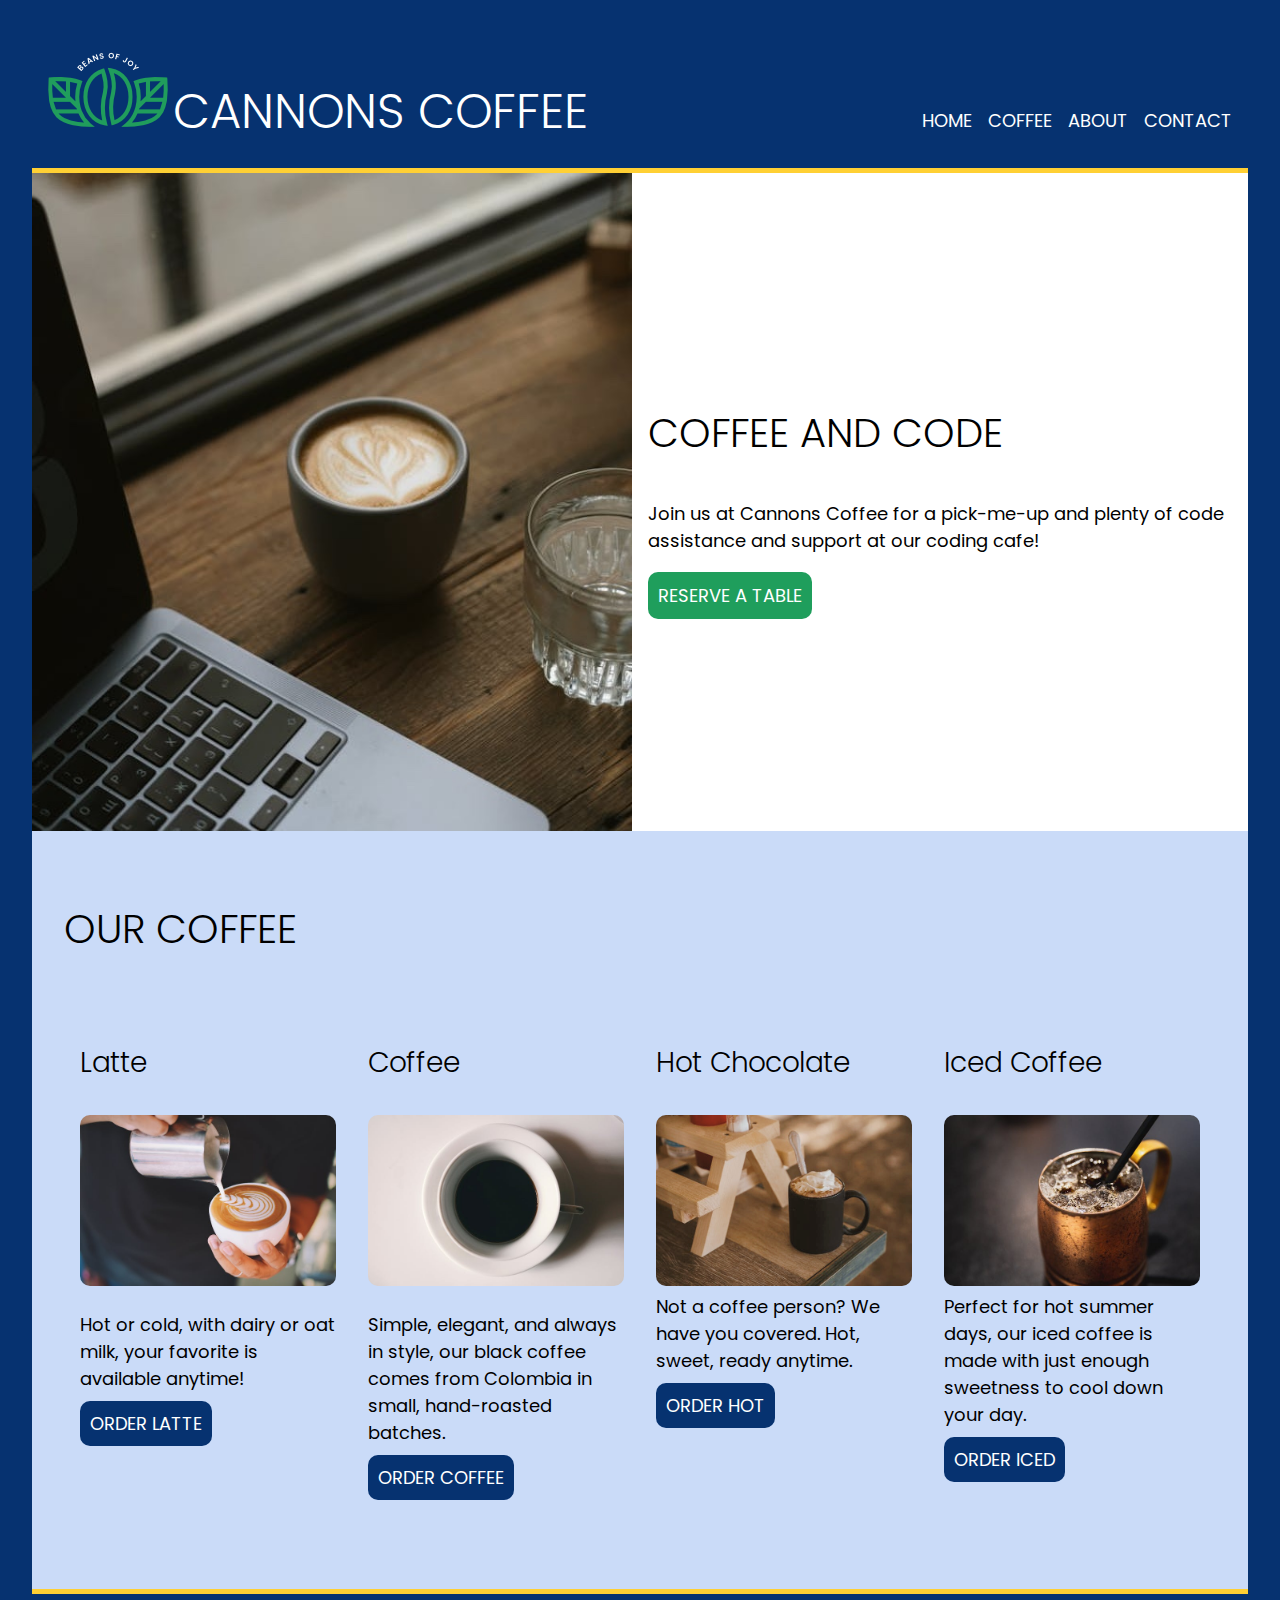
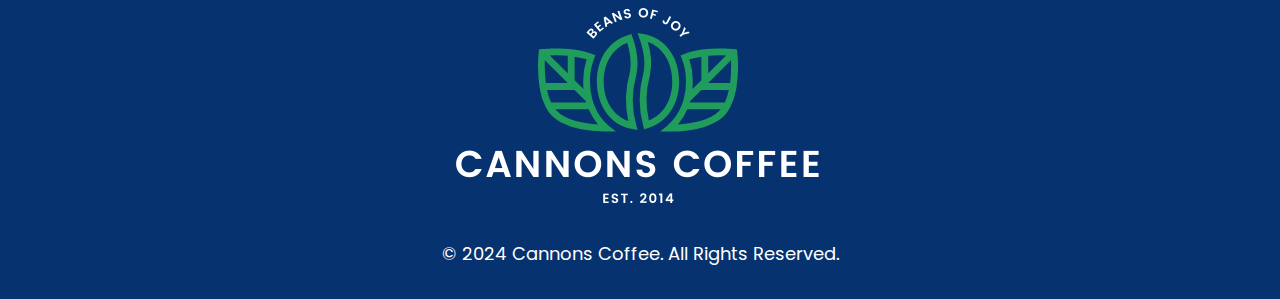
<file: index.html>
<!DOCTYPE html>
<html lang="en">

<head>
    <meta charset="UTF-8">
    <meta name="viewport" content="width=device-width, initial-scale=1.0">
    <title>Document</title>
    <link rel="stylesheet" href="css/styles.css">
</head>

<body>
    <header>
        <div class="logo">
            <img src="images/cannons-coffee-logo.webp" alt="Cannons Coffee, Beans of Joy! Est. 2014" />

            <h1>Cannons Coffee</h1>
        </div>
        <nav>
            <ul>
                <li><a href="index.html" target="_blank">Home</a></li>
                <li><a href="latte.html" target="_blank">Coffee</a></li>
                <li><a href="about.html" target="_blank">About</a>
                </li>
                <li><a href="mailto:mimiren015@gmail.com">Contact</a></li>
            </ul>
        </nav>
    </header>
    <main>
        <div class="hero">
            <img src="images/coffee-computer.jpg" alt="Laptop with a cup of coffee and a glass of water" />
            <div class="hero_content">
                <h2>Coffee and Code</h2>
                <p>Join us at Cannons Coffee for a pick-me-up and plenty of code assistance and support at our coding
                    cafe!
                </p>
                <p><a href="https://order.toasttab.com/online/shoreline" target="_blank"
                        class="button greenbutton">Reserve a table</a></p>
            </div>
        </div>

        <div class="wrapper">

            <h2 class="our_coffee">Our Coffee</h2>
            <div class="card card1">
                <h3>Latte</h3>
                <img src="images/latte.jpg" alt="Latte in a cup" />
                <p>Hot or cold, with dairy or oat milk, your favorite is available anytime!</p>

                <p><a href="https://www.willoughbyscoffee.com/FLV.html" target="_blank" class="button button1">Order
                        Latte</a></p>
            </div>

            <div class="card card2">
                <h3>Coffee</h3>
                <img src="images/coffee.jpg" alt="Coffee in a cup" />
                <p>Simple, elegant, and always in style, our black coffee comes from Colombia in small, hand-roasted
                    batches.</p>
                <p>
                    <a href="https://www.willoughbyscoffee.com/COF.html" target="_blank" class="button button2">Order
                        Coffee</a>
                </p>
            </div>

            <div class="card card3">
                <h3>Hot Chocolate</h3>
                <img src="images/hotchoc.jpg" alt="Hot Chocolate in a cup with whipped cream" />
                Not a coffee person? We have you covered. Hot, sweet, ready anytime.
                <p>
                    <a href="https://www.bellascafect.com/" target="_blank" class="button button3">Order Hot</a>
                </p>
            </div>

            <div class="card card4">
                <h3>Iced Coffee</h3>
                <img src="images/iced.jpg" alt="Iced coffee in a mug with a straw" />
                Perfect for hot summer days, our iced coffee is made with just enough sweetness to cool down your day.
                <p>
                    <a href="https://www.willoughbyscoffee.com/SERIOUS.html" target="_blank"
                        class="button button4">Order
                        Iced</a>
                </p>
            </div>
        </div>
    </main>
    <footer>
        <img src="images/logo-footer.webp" alt="Cannons Coffee, Beans of Joy! Est. 2014" />
        <p>&copy; 2024 Cannons Coffee. All Rights Reserved.</p>
    </footer>
</body>

</html>
</file>
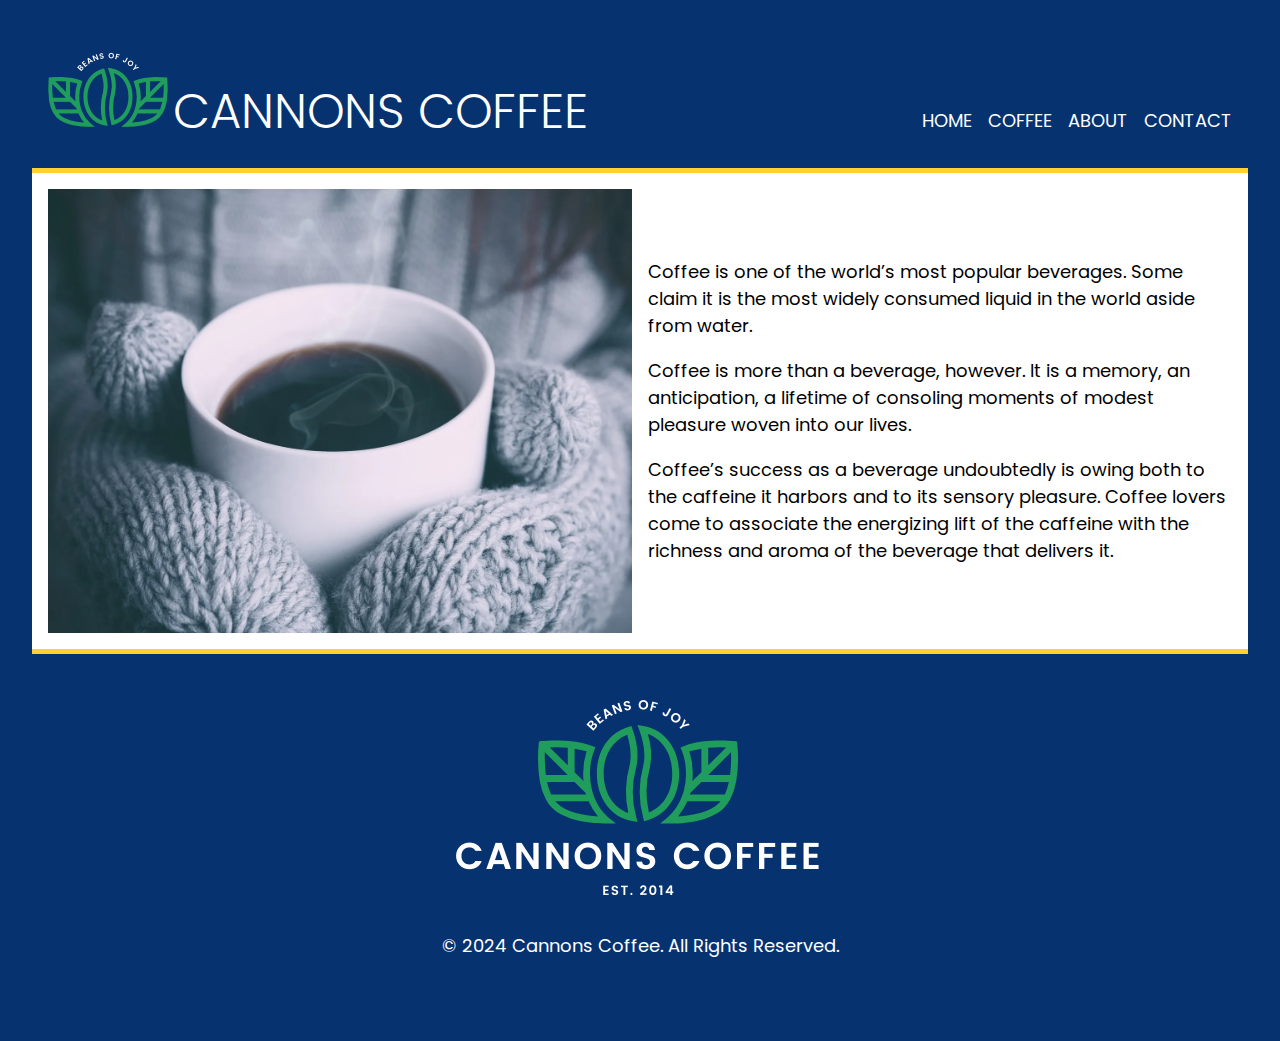
<file: about.html>
<!DOCTYPE html>
<html lang="en">

<head>
    <meta charset="UTF-8">
    <meta name="viewport" content="width=device-width, initial-scale=1.0">
    <title>Document</title>
    <link rel="stylesheet" href="css/about.css">
</head>

<body>
    <header>
        <div class="logo">
            <img src="images/cannons-coffee-logo.webp" alt="Cannons Coffee, Beans of Joy! Est. 2014" />

            <h1>Cannons Coffee</h1>
        </div>
        <nav>
            <ul>
                <li><a href="index.html" target="_blank">Home</a></li>
                <li><a href="latte.html" target="_blank">Coffee</a></li>
                <li><a href="https://www.shorelinediner.com/new-index?gad_source=1&gad_campaignid=22168596120&gbraid=0AAAAA-t9Cm4d45bIBqNheK82RifVzPUKg&gclid=Cj0KCQjw-NfDBhDyARIsAD-ILeBWloeR9WZIKfxgLCOVvNN818nmsNsHc6z6tnP1MmBYKt0gbGsFC5IaAt-bEALw_wcB"
                        target="_blank">About</a></li>
                <li><a href="mailto:mimiren015@gmail.com" target="_blank">Contact</a></li>
            </ul>
        </nav>
    </header>
    <main>
        <div class="hero"><img src="images/0_kKomnQGQVA-WpnQw.webp" alt="Coffee with gloves" />
            <div class="card1">
                <p>Coffee is one of the world’s most popular beverages. Some claim it is the most widely consumed liquid
                    in
                    the world aside
                    from water.</p>

                <p>Coffee is more than a beverage, however. It is a memory, an anticipation, a lifetime of consoling
                    moments
                    of modest
                    pleasure woven into our lives.</p>

                <p>Coffee’s success as a beverage undoubtedly is owing both to the caffeine it harbors and to its
                    sensory
                    pleasure. Coffee
                    lovers come to associate the energizing lift of the caffeine with the richness and aroma of the
                    beverage
                    that delivers it.</p>
            </div>
        </div>
    </main>
    <footer>
        <img src="images/logo-footer.webp" alt="Cannons Coffee, Beans of Joy! Est. 2014" />
        <p>&copy; 2024 Cannons Coffee. All Rights Reserved.</p>
    </footer>
</body>

</html>
</file>
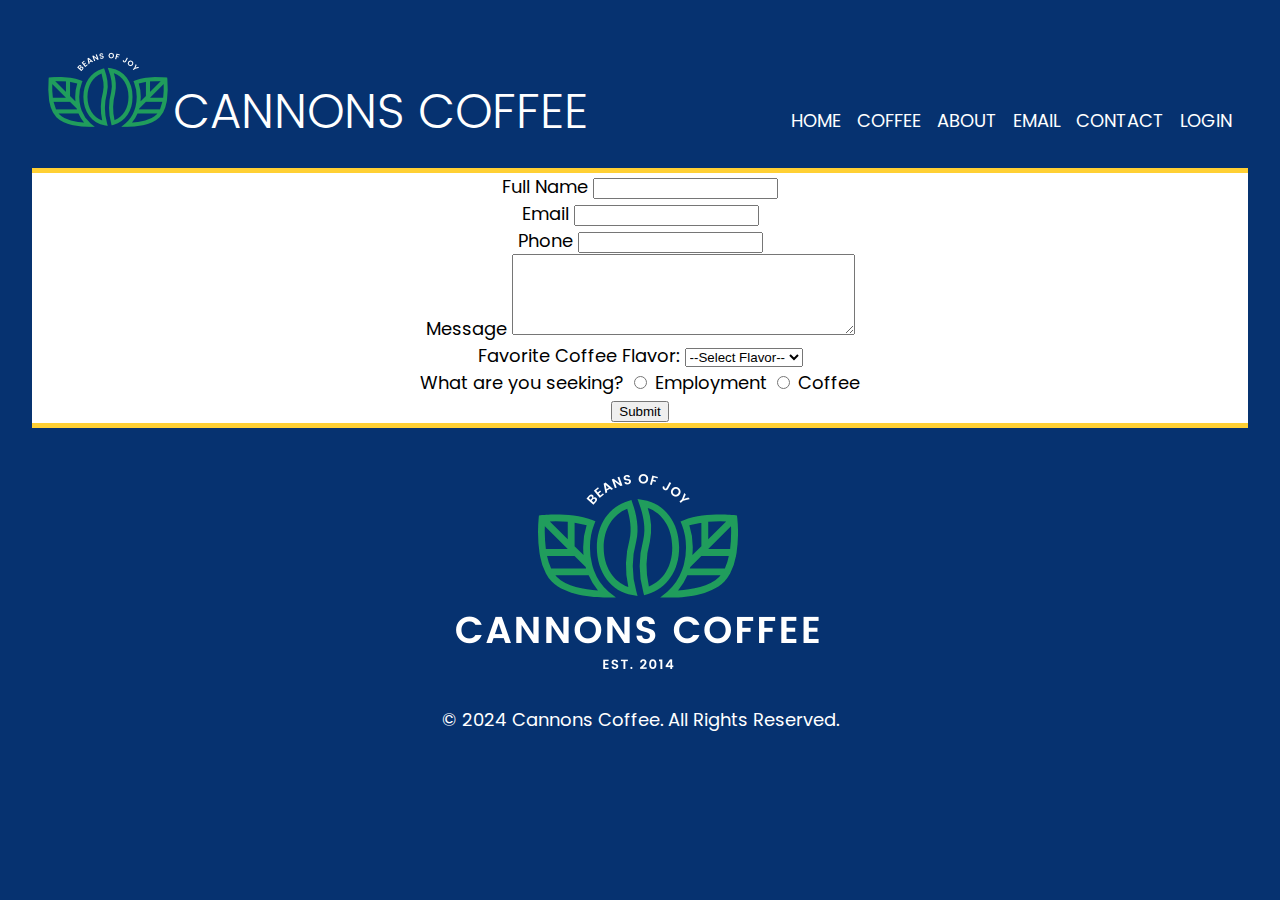
<file: contact.html>
<!DOCTYPE html>
<html lang="en">

<head>
    <meta charset="UTF-8">
    <meta name="viewport" content="width=device-width, initial-scale=1.0">
    <title>Document</title>
    <link rel="stylesheet" href="css/latte.css">
</head>

<body>

    <header>
        <div class="logo">
            <img src="images/cannons-coffee-logo.webp" alt="Cannons Coffee, Beans of Joy! Est. 2014" />

            <h1>Cannons Coffee</h1>
        </div>
        <nav>
            <ul>
                <li><a href="index.html" target="_blank">Home</a></li>
                <li><a href="latte.html" target="_blank">Coffee</a></li>
                <li><a href="https://www.shorelinediner.com/new-index?gad_source=1&gad_campaignid=22168596120&gbraid=0AAAAA-t9Cm4d45bIBqNheK82RifVzPUKg&gclid=Cj0KCQjw-NfDBhDyARIsAD-ILeBWloeR9WZIKfxgLCOVvNN818nmsNsHc6z6tnP1MmBYKt0gbGsFC5IaAt-bEALw_wcB"
                        target="_blank">About</a></li>
                <li><a href="mailto:mimiren015@gmail.com" target="_blank">Email</a></li>
                <li><a href="contact.html">Contact</a></li>
                <li><a href="login.html">Login</a></li>
            </ul>
        </nav>
    </header>
    <main>
        <div class="form-container">
            <form>
                <label for="name">Full Name</label>
                <input type="text" id="name" name="name">
                <br>
                <label for="email">Email</label>
                <input type="email" id="email" name="email">
                <br>
                <label for="phone">Phone</label>
                <input type="tel" id="phone" name="phone">
                <br>
                <label for="msg">Message</label>
                <textarea id="msg" name="msg" rows="5" cols="40"></textarea>
                <br>
                <label for="select">Favorite Coffee Flavor:</label>
                <select name="select" id="select">
                    <option value="favColor">--Select Flavor--</option>
                    <option value="vanilla">Vanilla</option>
                    <option value="columbia">Columbia</option>
                    <option value="caramel">Caramel</option>
                </select>
                <br>
                <label for="radio">What are you seeking?</label>
                <input type="radio" id="employment" name="radio" value="employment">
                <label for="employment">Employment</label>
                <input type="radio" id="coffee" name="radio" value="coffee">
                <label for="coffee">Coffee</label>
                <br>
                <button type="submit">Submit</button>
            </form>
        </div>
        <div class="container"></div>
    </main>
    <footer>
        <img src="images/logo-footer.webp" alt="Cannons Coffee, Beans of Joy! Est. 2014" />
        <p>&copy; 2024 Cannons Coffee. All Rights Reserved.</p>
    </footer>

    <script src="js/custom-contact.js"></script>
</body>

</html>
</file>
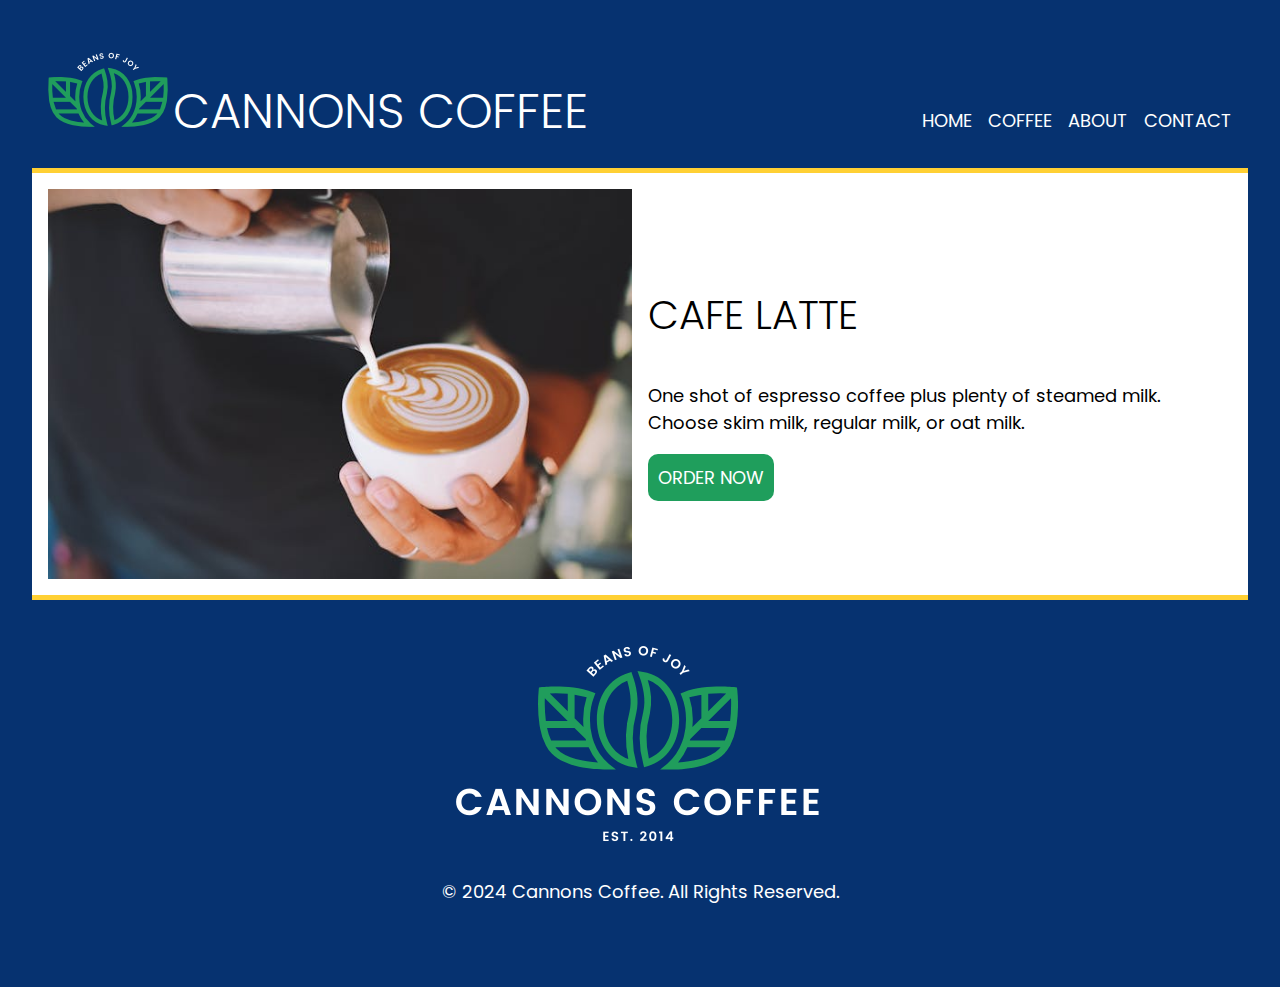
<file: latte.html>
<!DOCTYPE html>
<html lang="en">

<head>
    <meta charset="UTF-8">
    <meta name="viewport" content="width=device-width, initial-scale=1.0">
    <title>Document</title>
    <link rel="stylesheet" href="css/latte.css">
</head>

<body>
    <header>
        <div class="logo">
            <img src="images/cannons-coffee-logo.webp" alt="Cannons Coffee, Beans of Joy! Est. 2014" />

            <h1>Cannons Coffee</h1>
        </div>
        <nav>
            <ul>
                <li><a href="index.html" target="_blank">Home</a></li>
                <li><a href="latte.html" target="_blank">Coffee</a></li>
                <li><a href="https://www.shorelinediner.com/new-index?gad_source=1&gad_campaignid=22168596120&gbraid=0AAAAA-t9Cm4d45bIBqNheK82RifVzPUKg&gclid=Cj0KCQjw-NfDBhDyARIsAD-ILeBWloeR9WZIKfxgLCOVvNN818nmsNsHc6z6tnP1MmBYKt0gbGsFC5IaAt-bEALw_wcB"
                        target="_blank">About</a></li>
                <li><a href="mailto:mimiren015@gmail.com" target="_blank">Contact</a></li>
            </ul>
        </nav>
    </header>
    <main>
        <div class="hero">
            <img src="images/latte.jpg" alt="Coffee in a cup" />
            <div class="card1">
                <h2>Cafe Latte</h2>
                <p>One shot of espresso coffee plus plenty of steamed milk. Choose skim milk, regular milk, or oat milk.
                </p>
                <p><a href="https://order.toasttab.com/online/shoreline" target="_blank" class="greenbutton">Order
                        Now</a></p>
            </div>
        </div>
    </main>
    <footer>
        <img src="images/logo-footer.webp" alt="Cannons Coffee, Beans of Joy! Est. 2014" />
        <p>&copy; 2024 Cannons Coffee. All Rights Reserved.</p>
    </footer>
</body>

</html>
</file>
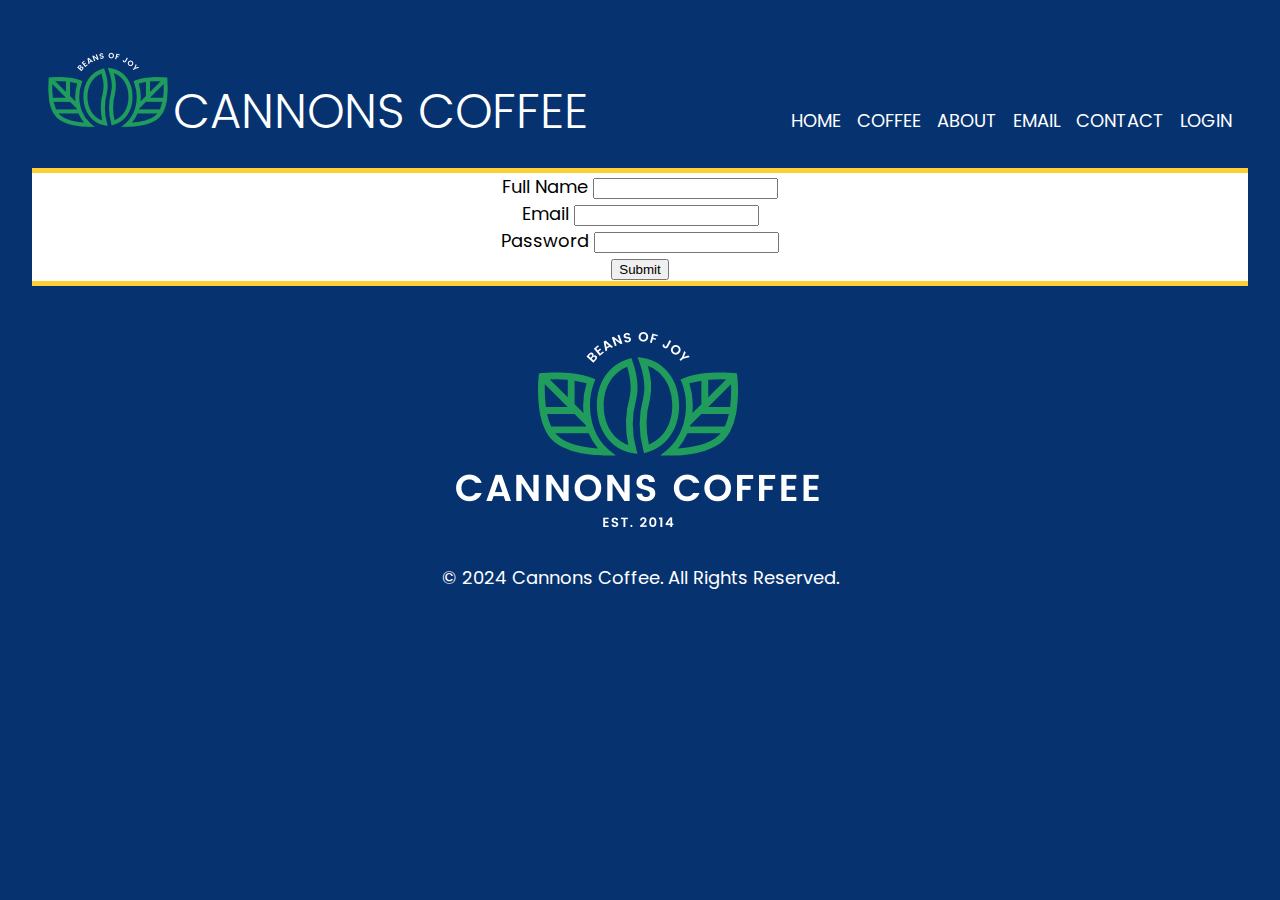
<file: login.html>
<!DOCTYPE html>
<html lang="en">

<head>
    <meta charset="UTF-8">
    <meta name="viewport" content="width=device-width, initial-scale=1.0">
    <title>Document</title>
    <link rel="stylesheet" href="css/latte.css">
</head>

<body>

    <header>
        <div class="logo">
            <img src="images/cannons-coffee-logo.webp" alt="Cannons Coffee, Beans of Joy! Est. 2014" />

            <h1>Cannons Coffee</h1>
        </div>
        <nav>
            <ul>
                <li><a href="index.html" target="_blank">Home</a></li>
                <li><a href="latte.html" target="_blank">Coffee</a></li>
                <li><a href="https://www.shorelinediner.com/new-index?gad_source=1&gad_campaignid=22168596120&gbraid=0AAAAA-t9Cm4d45bIBqNheK82RifVzPUKg&gclid=Cj0KCQjw-NfDBhDyARIsAD-ILeBWloeR9WZIKfxgLCOVvNN818nmsNsHc6z6tnP1MmBYKt0gbGsFC5IaAt-bEALw_wcB"
                        target="_blank">About</a></li>
                <li><a href="mailto:mimiren015@gmail.com" target="_blank">Email</a></li>
                <li><a href="contact.html">Contact</a></li>
                <li><a href="login.html">Login</a></li>
            </ul>
        </nav>
    </header>
    <main>
        <div class="form-container">
            <form>
                <label for="name">Full Name</label>
                <input type="text" id="name" name="name">
                <br>
                <label for="email">Email</label>
                <input type="email" id="email" name="email">
                <br>
                <label for="pwd">Password</label>
                <input type="password" id="pwd" name="pwd">
                <br>
                <button type="submit">Submit</button>
            </form>
        </div>
        <div class="container"></div>
    </main>
    <footer>
        <img src="images/logo-footer.webp" alt="Cannons Coffee, Beans of Joy! Est. 2014" />
        <p>&copy; 2024 Cannons Coffee. All Rights Reserved.</p>
    </footer>
    <script src="js/custom-login.js"></script>
</body>

</html>
</file>
<file: css/styles.css>
@import url("https://fonts.googleapis.com/css2?family=Poppins:ital,wght@0,100;0,200;0,300;0,400;0,500;0,600;0,700;0,800;0,900;1,100;1,200;1,300;1,400;1,500;1,600;1,700;1,800;1,900&display=swap");

:root {
  --primary-white: #ffffff;
  --secondary-navy: #063270;
  --font-family: Poppins;
}

/* BASIC FORMATTING */
html {
  box-sizing: border-box;
}
*,
*:before,
*:after {
  box-sizing: inherit;
}

img {
  max-width: 100%;
}

body {
  font-family: var(--font-family);
  font-size: 1.125rem;
  color: black;
  background-color: var(--secondary-navy);
  margin: 0;
  padding: 0;
  line-height: 1.5;
}

header {
  color: white;
  text-transform: uppercase;
  font-weight: normal;
  display: flex;
  flex-flow: row wrap;
  justify-content: center;
  align-items: center;
  gap: 1rem;
  padding: 1rem;
}
h1 {
  font-weight: 300;
  font-size: 3rem;
  margin: 0;
  line-height: 1.667;
  display: inline;
}
h2 {
  font-weight: 300;
  font-size: 2.5rem;
  text-transform: uppercase;
  line-height: 1.667;
}
h3 {
  font-weight: 300;
  font-size: 1.75rem;
  line-height: 1.667;
}
nav ul {
  list-style-type: none;
  display: flex;
  flex-flow: row wrap;
  justify-content: center;
  align-items: center;
  gap: 1rem;
}
nav a {
  color: var(--primary-white);
}
main {
  background-color: white;
  text-align: center;
  border-bottom: 5px solid #ffd034;
  border-top: 5px solid #ffd034;
}
.wrapper {
  background-color: #cadbf8;
  padding: 2rem;
  text-align: left;
}
.wrapper img {
  border-radius: 10px;
}
.hero {
  display: grid;
  grid-template-columns: 1fr 1fr;
  text-align: left;
  align-items: center;
  margin: 1rem;
  gap: 1rem;
  /*  why so much space at the bottom?  */
}
.card {
  padding: 1rem;
  padding-bottom: 3rem;
}
.button {
  color: var(--primary-white);
  border-radius: 10px;
  background-color: var(--secondary-navy);
  padding: 10px;
  text-transform: uppercase;
}
.greenbutton {
  background-color: #1f9e5c;
  display: inline-block;
  border-radius: 10px;
  padding: 10px;
  color: var(--primary-white);
  text-transform: uppercase;
}
a {
  text-decoration: none;
}
footer {
  text-align: center;
  color: var(--primary-white);
}
@media (min-width: 650px) {
  .wrapper {
    display: grid;
    grid-template-columns: 1fr 1fr;
  }
  .hero {
    margin: 0 1rem;
  }
  .our_coffee {
    grid-column: 1/3;
  }
}
@media (min-width: 1000px) {
  body {
    margin: 2rem;
  }
  header {
    justify-content: space-between;
    align-items: flex-end;
  }
  .wrapper {
    display: grid;
    grid-template-columns: repeat(4, 1fr);
  }
  .our_coffee {
    grid-column: 1/5;
  }
  .hero {
    margin: 0;
  }
}
</file>
<file: css/about.css>
@import url("https://fonts.googleapis.com/css2?family=Poppins:ital,wght@0,100;0,200;0,300;0,400;0,500;0,600;0,700;0,800;0,900;1,100;1,200;1,300;1,400;1,500;1,600;1,700;1,800;1,900&display=swap");

:root {
  --primary-white: #ffffff;
  --secondary-navy: #063270;
  --font-family: "Poppins";
}

/* BASIC FORMATTING */
html {
  box-sizing: border-box;
}
*,
*:before,
*:after {
  box-sizing: inherit;
}

img {
  max-width: 100%;
}

body {
  font-family: var(--font-family);
  font-size: 1.125rem;
  color: black;
  background-color: var(--secondary-navy);
  margin: 0;
  padding: 0;
  line-height: 1.5;
}

header {
  color: white;
  text-transform: uppercase;
  font-weight: normal;
  display: flex;
  flex-flow: row wrap;
  justify-content: center;
  align-items: center;
  gap: 1rem;
  padding: 1rem;
}
h1 {
  font-weight: 300;
  font-size: 3rem;
  margin: 0;
  padding-top: 2rem;
  display: inline;
  line-height: 1.667;
}
h2 {
  font-weight: 300;
  font-size: 2.5rem;
  text-transform: uppercase;
  line-height: 1.667;
}
h3 {
  font-weight: 300;
  font-size: 1.75rem;
  line-height: 1.667;
}
nav ul {
  list-style-type: none;
  display: flex;
  flex-flow: row wrap;
  justify-content: center;
  align-items: center;
  gap: 1rem;
}
nav a {
  color: var(--primary-white);
}
main {
  background-color: white;
  text-align: center;
  border-bottom: 5px solid #ffd034;
  border-top: 5px solid #ffd034;
}
.hero {
  display: grid;
  grid-template-columns: 1fr 1fr;
  text-align: left;
  align-items: center;
  margin: 1rem;
  gap: 1rem;
}
.greenbutton {
  background-color: #1f9e5c;
  display: inline-block;
  border-radius: 10px;
  padding: 10px;
  color: var(--primary-white);
  text-transform: uppercase;
}
a {
  text-decoration: none;
}
footer {
  text-align: center;
  padding: 2rem;
  color: var(--primary-white);
}
@media (min-width: 1000px) {
  body {
    margin: 2rem;
  }
  h1 {
    padding-top: 0;
  }
  header {
    justify-content: space-between;
    align-items: flex-end;
  }
}
</file>
<file: css/latte.css>
@import url("https://fonts.googleapis.com/css2?family=Poppins:ital,wght@0,100;0,200;0,300;0,400;0,500;0,600;0,700;0,800;0,900;1,100;1,200;1,300;1,400;1,500;1,600;1,700;1,800;1,900&display=swap");

:root {
  --primary-white: #ffffff;
  --secondary-navy: #063270;
  --font-family: "Poppins";
}

/* BASIC FORMATTING */
html {
  box-sizing: border-box;
}
*,
*:before,
*:after {
  box-sizing: inherit;
}

img {
  max-width: 100%;
}

body {
  font-family: var(--font-family);
  font-size: 1.125rem;
  color: black;
  background-color: var(--secondary-navy);
  margin: 0;
  padding: 0;
  line-height: 1.5;
}

header {
  color: white;
  text-transform: uppercase;
  font-weight: normal;
  display: flex;
  flex-flow: row wrap;
  justify-content: center;
  align-items: center;
  gap: 1rem;
  padding: 1rem;
}
h1 {
  font-weight: 300;
  font-size: 3rem;
  margin: 0;
  padding-top: 2rem;
  display: inline;
  line-height: 1.667;
}
h2 {
  font-weight: 300;
  font-size: 2.5rem;
  text-transform: uppercase;
  line-height: 1.667;
}
h3 {
  font-weight: 300;
  font-size: 1.75rem;
  line-height: 1.667;
}
nav ul {
  list-style-type: none;
  display: flex;
  flex-flow: row wrap;
  justify-content: center;
  align-items: center;
  gap: 1rem;
}
nav a {
  color: var(--primary-white);
}
main {
  background-color: white;
  text-align: center;
  border-bottom: 5px solid #ffd034;
  border-top: 5px solid #ffd034;
}
.hero {
  display: grid;
  grid-template-columns: 1fr 1fr;
  text-align: left;
  align-items: center;
  margin: 1rem;
  gap: 1rem;
}
.greenbutton {
  background-color: #1f9e5c;
  display: inline-block;
  border-radius: 10px;
  padding: 10px;
  color: var(--primary-white);
  text-transform: uppercase;
}
a {
  text-decoration: none;
}
footer {
  text-align: center;
  padding: 2rem;
  color: var(--primary-white);
}
@media (min-width: 1000px) {
  body {
    margin: 2rem;
  }
  h1 {
    padding-top: 0;
  }
  header {
    justify-content: space-between;
    align-items: flex-end;
  }
}
</file>
